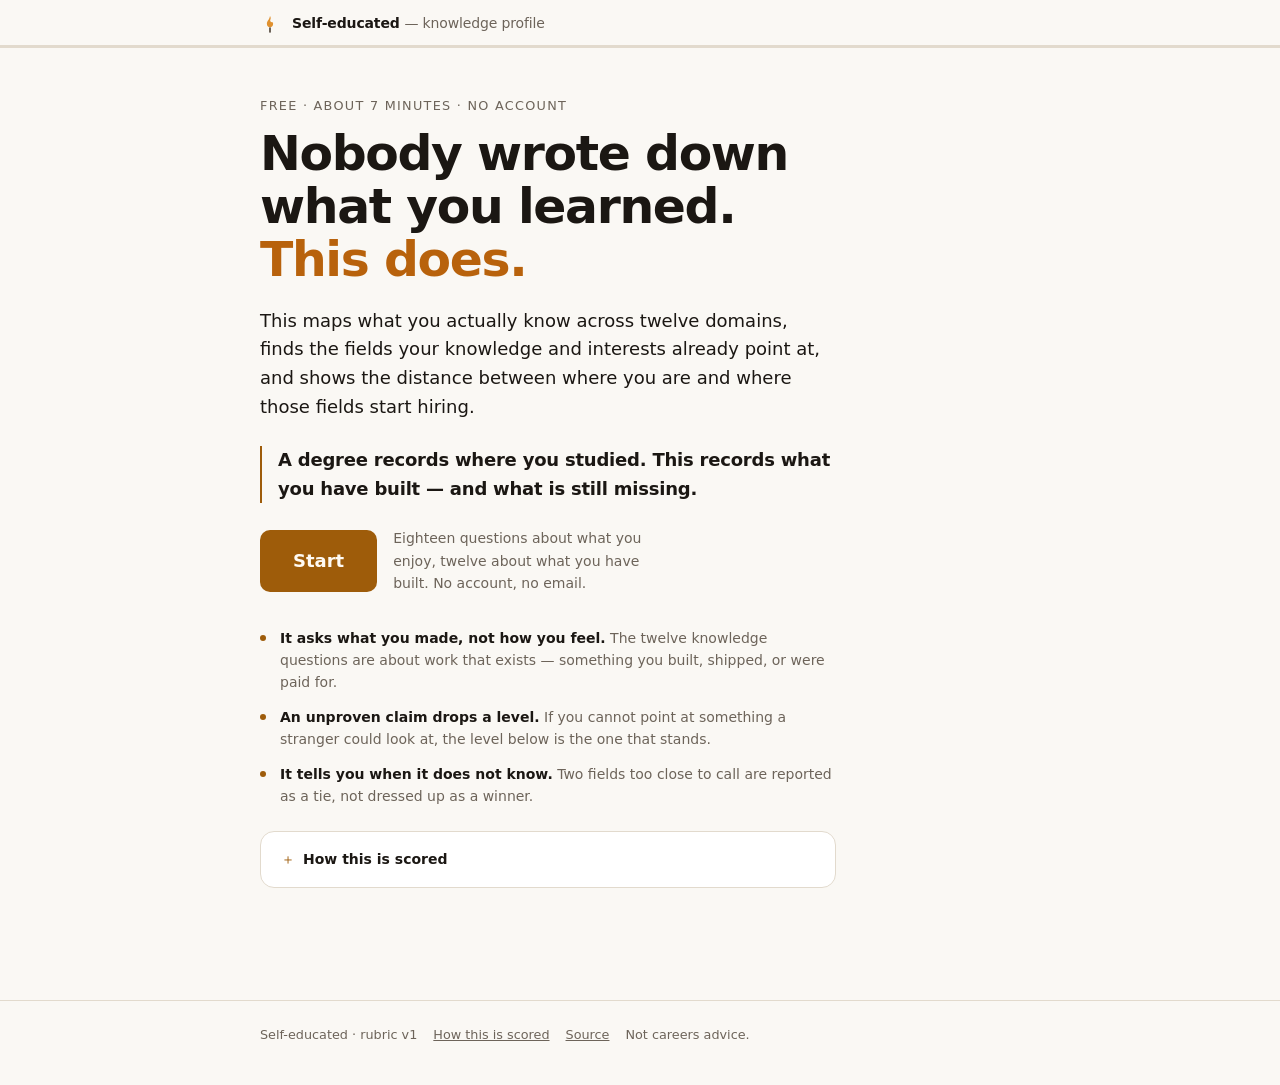
<file: index.html>
<!doctype html>
<html lang="en">
<head>
  <meta charset="utf-8">
  <meta name="viewport" content="width=device-width, initial-scale=1">
  <title>Self-educated — map what you actually know</title>
  <meta name="description" content="A free assessment for people who learned outside university. A degree records where you studied; this records what you have built, across twelve domains, and what is still missing.">
  <meta name="color-scheme" content="dark light">
  <meta property="og:title" content="Self-educated — map what you actually know">
  <meta property="og:description" content="A degree records where you studied. This records what you have built — and what is still missing. Free, seven minutes, no account.">
  <meta property="og:type" content="website">
  <link rel="icon" href="data:image/svg+xml,<svg xmlns='http://www.w3.org/2000/svg' viewBox='0 0 32 32'><text y='26' font-size='26'>🔥</text></svg>">
  <link rel="stylesheet" href="assets/styles.css?v=16">
</head>
<body>
  <a class="skip" href="#app">Skip to the assessment</a>

  <header class="topbar">
    <svg class="mark" viewBox="0 0 32 32" aria-hidden="true">
      <path d="M16 3c3 5-1 6 1 9 1.4 2.1 4-.2 4 3.4C21 19 19 21 16 21s-5-2.4-5-5.6C11 11 15 9 16 3z" fill="#e0912f"/>
      <rect x="14.4" y="21" width="3.2" height="9" rx="1.2" fill="#6d645a"/>
    </svg>
    <span class="wordmark">Self-educated <span>— knowledge profile</span></span>
    <span id="progress-count"></span>
    <div class="progress"><div id="progress-bar"></div></div>
  </header>
  <main id="app"></main>
  <p id="live" class="sr-only" role="status" aria-live="polite"></p>

  <footer class="site">
    <div class="inner">
      <span>Self-educated · rubric v1</span>
      <a href="method.html">How this is scored</a>
      <a href="https://github.com/yesitslukas/self-educated">Source</a>
      <span>Not careers advice.</span>
    </div>
  </footer>

  <!-- Cache-busting for a site with no build step. GitHub Pages serves assets
       with a ten-minute cache, so without this a redeploy can leave a visitor
       running a mixed graph of old and new modules. Relative specifiers inside
       the modules resolve to these same URLs, so one version covers the whole
       graph. BUMP THIS whenever a module changes. -->
  <script type="importmap">
  {
    "imports": {
      "./assets/app.js": "./assets/app.js?v=16",
      "./assets/views.js": "./assets/views.js?v=16",
      "./assets/data.js": "./assets/data.js?v=16",
      "./assets/scoring.js": "./assets/scoring.js?v=16",
      "./assets/radar.js": "./assets/radar.js?v=16",
      "./assets/capture.js": "./assets/capture.js?v=16",
      "./assets/export-png.js": "./assets/export-png.js?v=16"
    }
  }
  </script>
  <script type="module" src="./assets/app.js?v=16"></script>
</body>
</html>
</file>
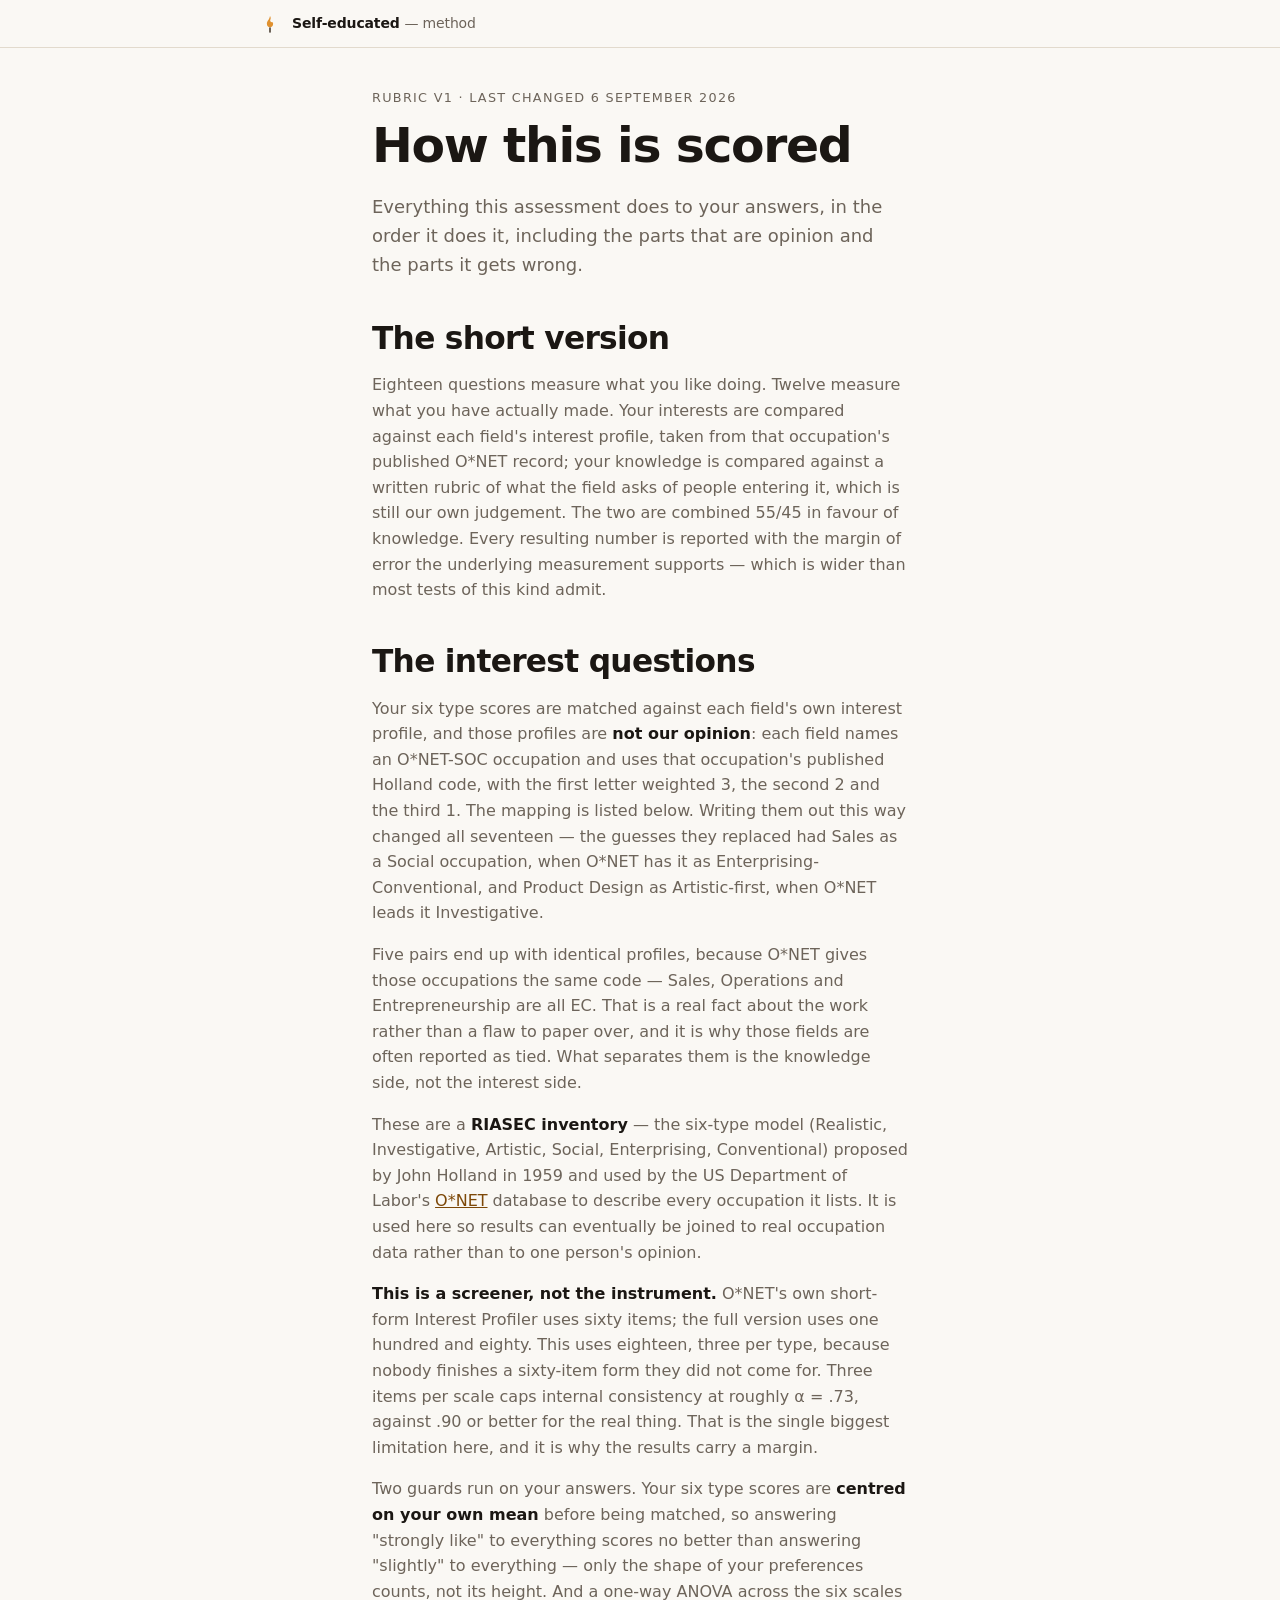
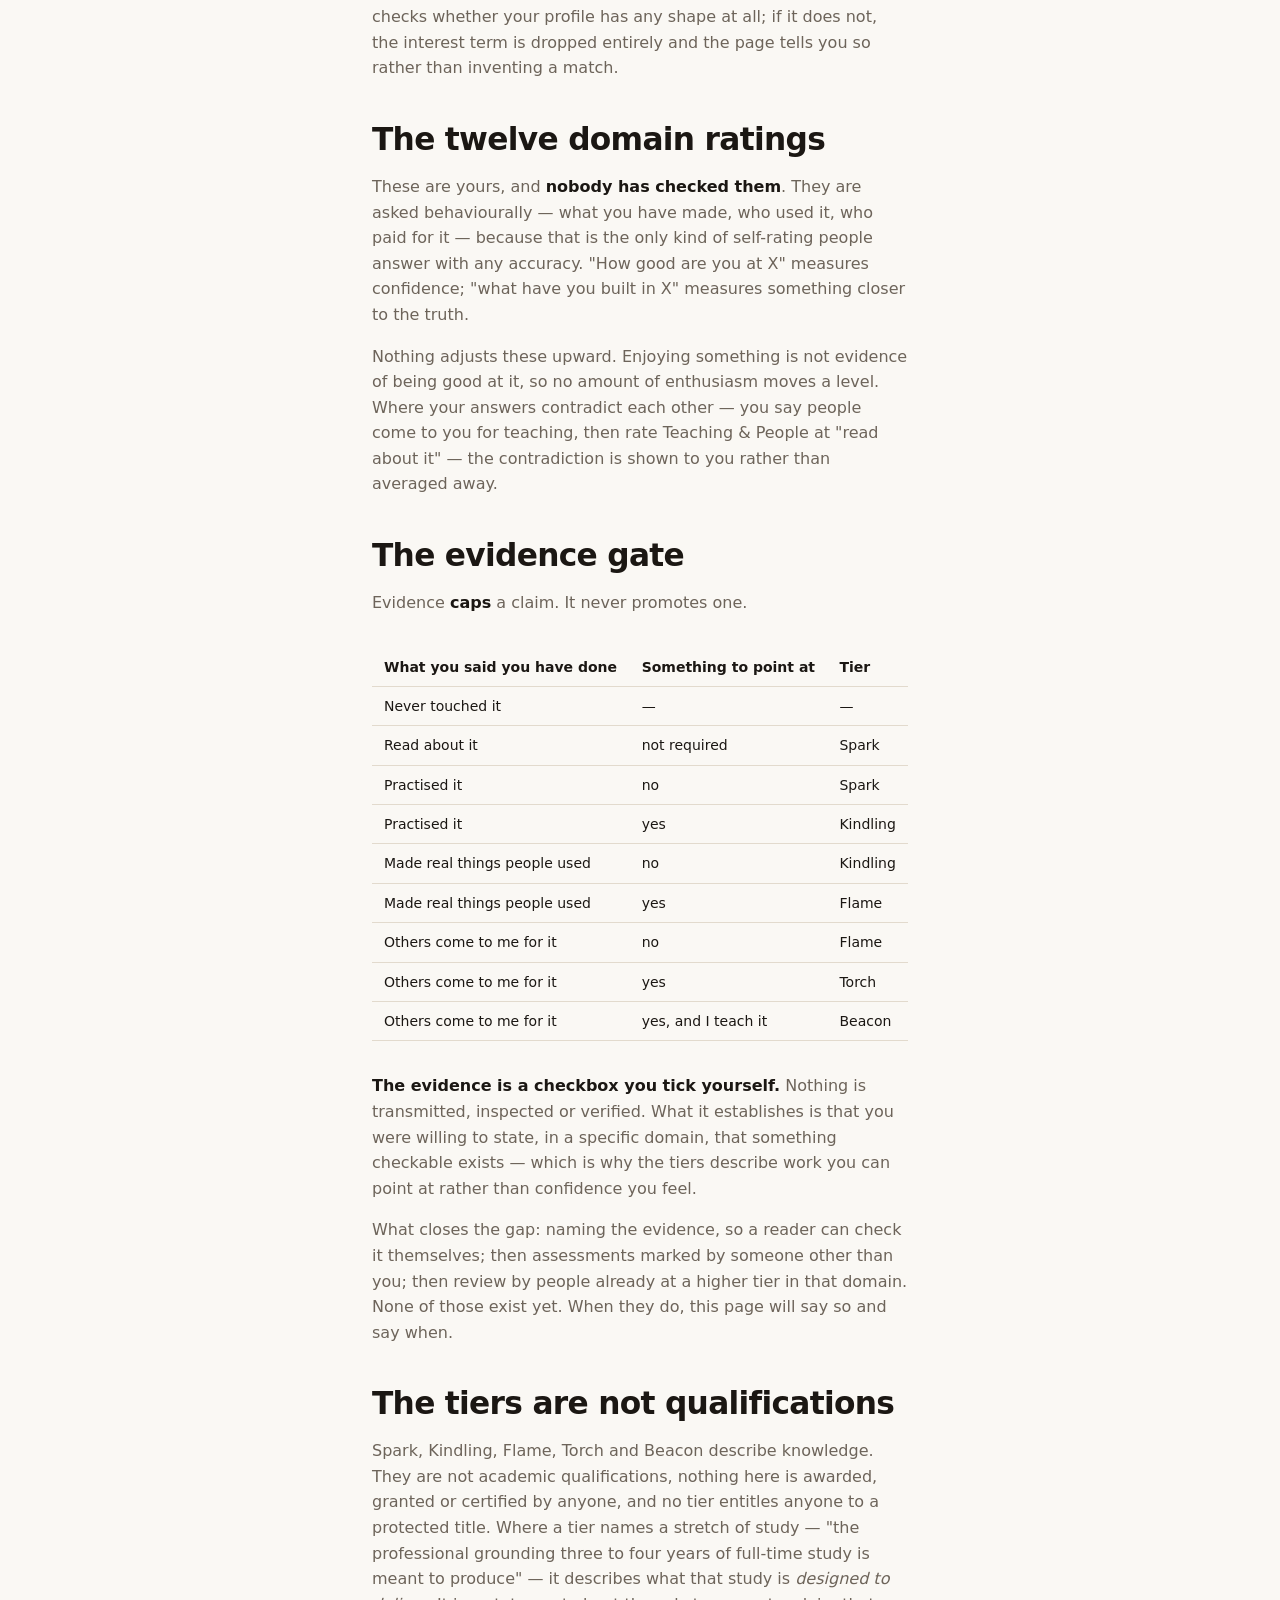
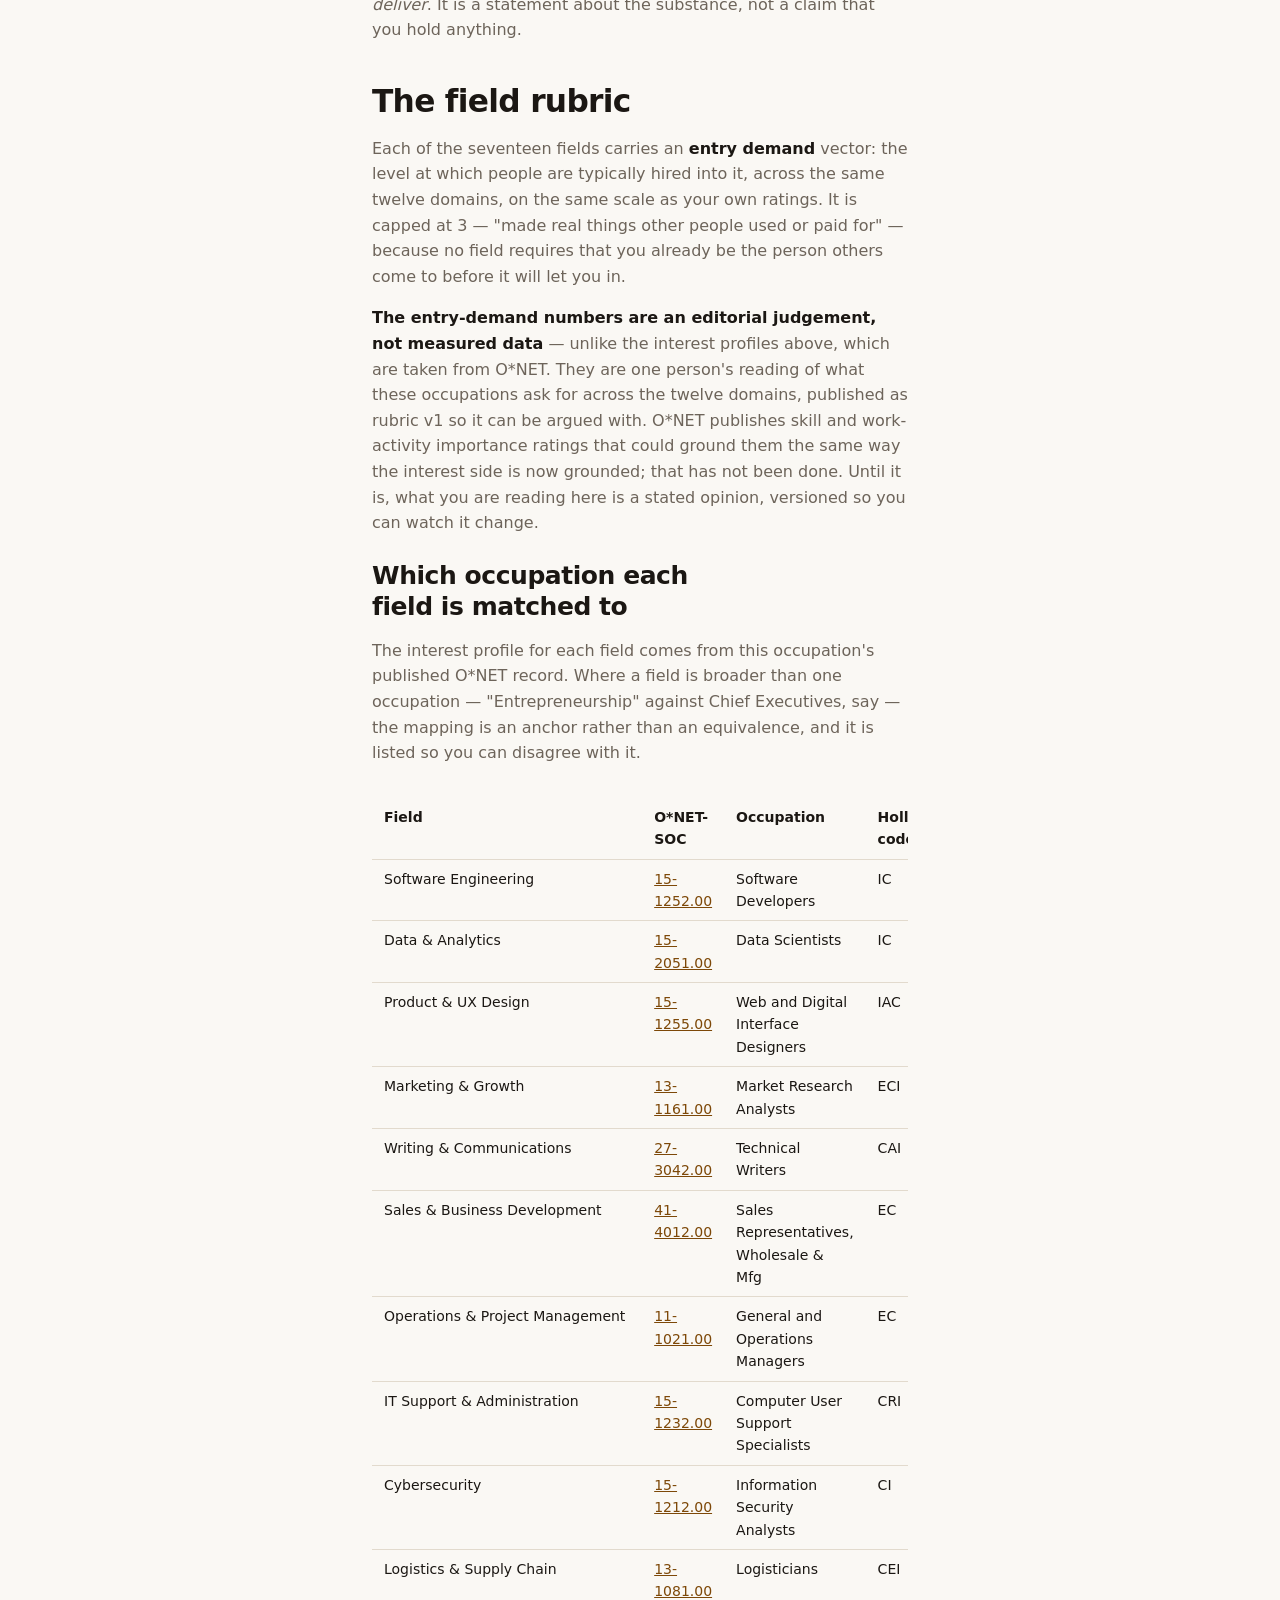
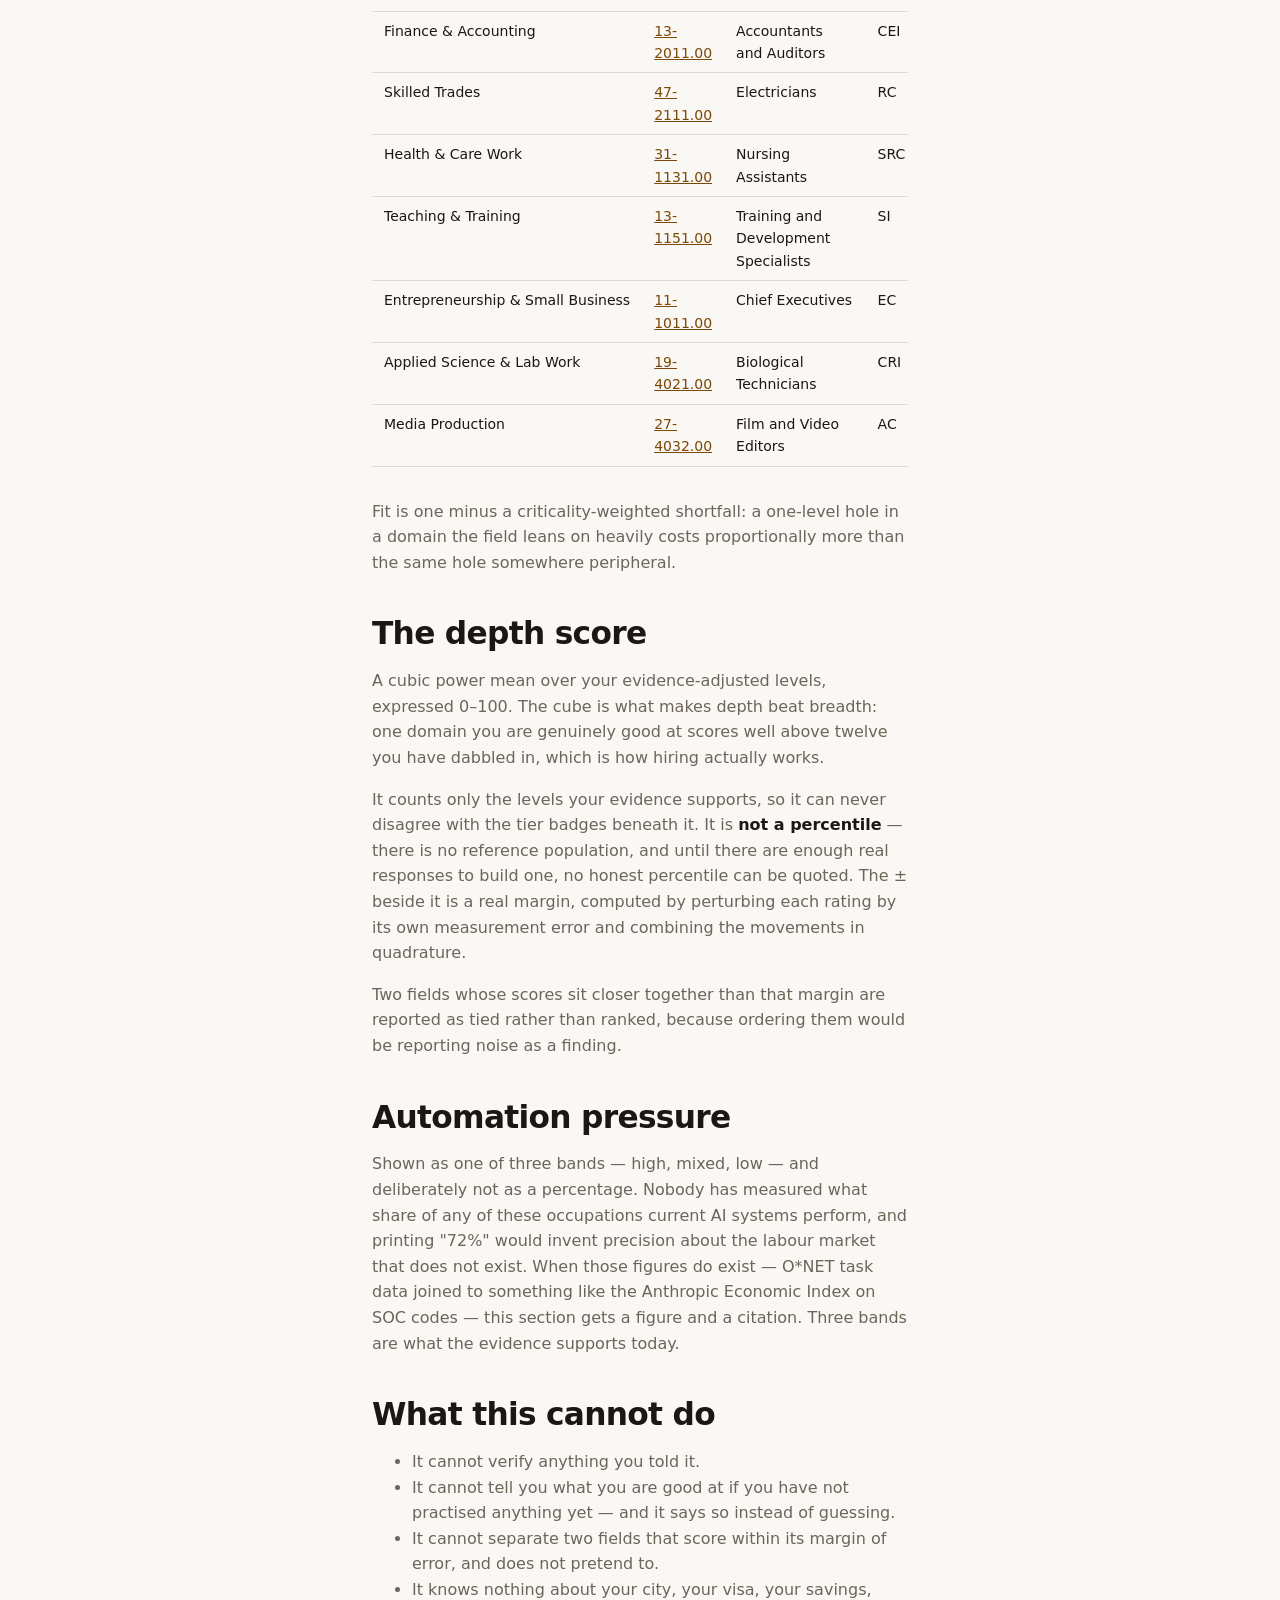
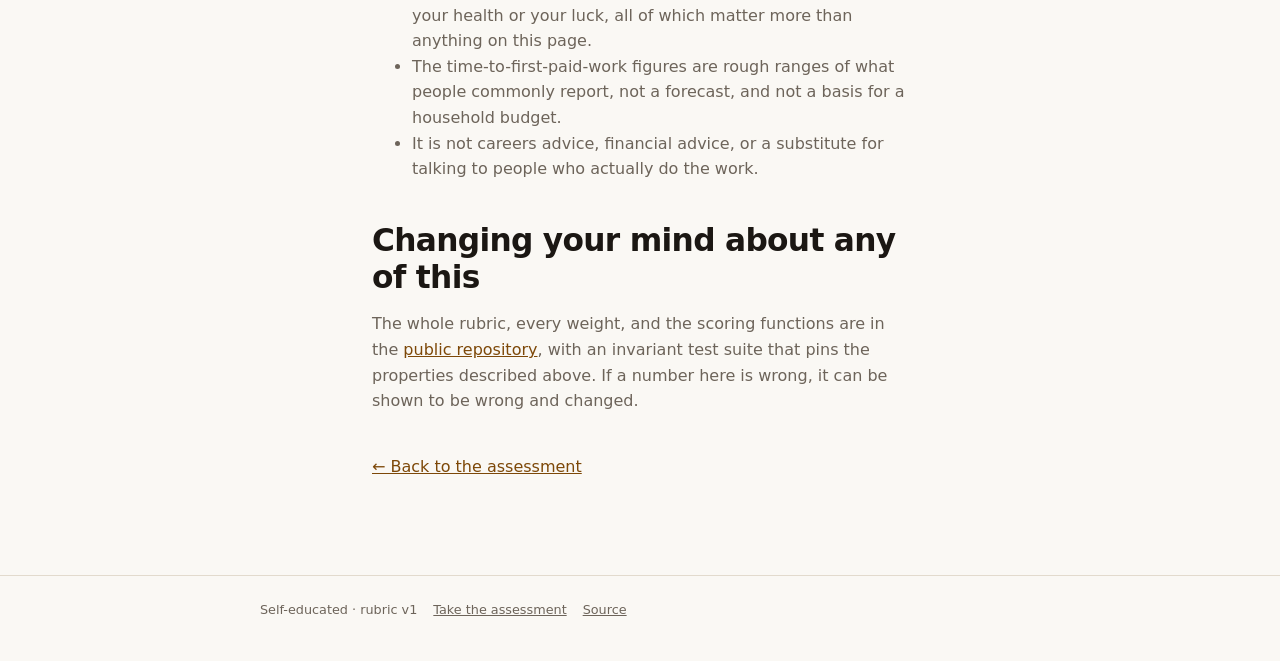
<file: method.html>
<!doctype html>
<html lang="en">
<head>
  <meta charset="utf-8">
  <meta name="viewport" content="width=device-width, initial-scale=1">
  <title>How this is scored — Self-educated</title>
  <meta name="description" content="The full method behind the Self-educated knowledge profile: the instrument, the rubric, the weights, the tier table, and what it cannot do.">
  <meta name="color-scheme" content="dark light">
  <link rel="icon" href="data:image/svg+xml,<svg xmlns='http://www.w3.org/2000/svg' viewBox='0 0 32 32'><text y='26' font-size='26'>🔥</text></svg>">
  <link rel="stylesheet" href="assets/styles.css?v=16">
</head>
<body>
  <header class="topbar">
    <svg class="mark" viewBox="0 0 32 32" aria-hidden="true">
      <path d="M16 3c3 5-1 6 1 9 1.4 2.1 4-.2 4 3.4C21 19 19 21 16 21s-5-2.4-5-5.6C11 11 15 9 16 3z" fill="#e0912f"/>
      <rect x="14.4" y="21" width="3.2" height="9" rx="1.2" fill="#6d645a"/>
    </svg>
    <span class="wordmark">Self-educated <span>— method</span></span>
  </header>

  <main class="doc">
    <p class="eyebrow">Rubric v1 · last changed 6 September 2026</p>
    <h1>How this is scored</h1>
    <p class="lede">Everything this assessment does to your answers, in the order it does it,
    including the parts that are opinion and the parts it gets wrong.</p>

    <h2>The short version</h2>
    <p>Eighteen questions measure what you like doing. Twelve measure what you have actually made.
    Your interests are compared against each field's interest profile, taken from that occupation's
    published O*NET record; your knowledge is compared against a written rubric of what the field asks
    of people entering it, which is still our own judgement. The two are combined 55/45 in favour of
    knowledge. Every resulting number is reported with
    the margin of error the underlying measurement supports — which is wider than most tests of this
    kind admit.</p>

    <h2>The interest questions</h2>
    <p>Your six type scores are matched against each field's own interest profile, and those
    profiles are <b>not our opinion</b>: each field names an O*NET-SOC occupation and uses that
    occupation's published Holland code, with the first letter weighted 3, the second 2 and the third
    1. The mapping is listed below. Writing them out this way changed all seventeen — the guesses they
    replaced had Sales as a Social occupation, when O*NET has it as Enterprising-Conventional, and
    Product Design as Artistic-first, when O*NET leads it Investigative.</p>

    <p>Five pairs end up with identical profiles, because O*NET gives those occupations the same code
    — Sales, Operations and Entrepreneurship are all EC. That is a real fact about the work rather
    than a flaw to paper over, and it is why those fields are often reported as tied. What separates
    them is the knowledge side, not the interest side.</p>

    <p>These are a <b>RIASEC inventory</b> — the six-type model (Realistic, Investigative, Artistic,
    Social, Enterprising, Conventional) proposed by John Holland in 1959 and used by the US
    Department of Labor's <a href="https://www.onetcenter.org/">O*NET</a> database to describe every
    occupation it lists. It is used here so results can eventually be joined to real occupation data
    rather than to one person's opinion.</p>
    <p><b>This is a screener, not the instrument.</b> O*NET's own short-form Interest Profiler uses
    sixty items; the full version uses one hundred and eighty. This uses eighteen, three per type,
    because nobody finishes a sixty-item form they did not come for. Three items per scale caps
    internal consistency at roughly α = .73, against .90 or better for the real thing. That is the
    single biggest limitation here, and it is why the results carry a margin.</p>
    <p>Two guards run on your answers. Your six type scores are <b>centred on your own mean</b>
    before being matched, so answering "strongly like" to everything scores no better than answering
    "slightly" to everything — only the shape of your preferences counts, not its height. And a
    one-way ANOVA across the six scales checks whether your profile has any shape at all; if it does
    not, the interest term is dropped entirely and the page tells you so rather than inventing a
    match.</p>

    <h2>The twelve domain ratings</h2>
    <p>These are yours, and <b>nobody has checked them</b>. They are asked behaviourally — what you
    have made, who used it, who paid for it — because that is the only kind of self-rating people
    answer with any accuracy. "How good are you at X" measures confidence; "what have you built in
    X" measures something closer to the truth.</p>
    <p>Nothing adjusts these upward. Enjoying something is not evidence of being good at it, so no
    amount of enthusiasm moves a level. Where your answers contradict each other — you say people come
    to you for teaching, then rate Teaching &amp; People at "read about it" — the contradiction is
    shown to you rather than averaged away.</p>

    <h2>The evidence gate</h2>
    <p>Evidence <b>caps</b> a claim. It never promotes one.</p>
    <div class="scroll-x">
    <table>
      <thead><tr><th>What you said you have done</th><th>Something to point at</th><th>Tier</th></tr></thead>
      <tbody>
        <tr><td>Never touched it</td><td>—</td><td>—</td></tr>
        <tr><td>Read about it</td><td>not required</td><td>Spark</td></tr>
        <tr><td>Practised it</td><td>no</td><td>Spark</td></tr>
        <tr><td>Practised it</td><td>yes</td><td>Kindling</td></tr>
        <tr><td>Made real things people used</td><td>no</td><td>Kindling</td></tr>
        <tr><td>Made real things people used</td><td>yes</td><td>Flame</td></tr>
        <tr><td>Others come to me for it</td><td>no</td><td>Flame</td></tr>
        <tr><td>Others come to me for it</td><td>yes</td><td>Torch</td></tr>
        <tr><td>Others come to me for it</td><td>yes, and I teach it</td><td>Beacon</td></tr>
      </tbody>
    </table>
    </div>
    <p><b>The evidence is a checkbox you tick yourself.</b> Nothing is transmitted, inspected or
    verified. What it establishes is that you were willing to state, in a specific domain, that
    something checkable exists — which is why the tiers describe work you can point at rather than
    confidence you feel.</p>
    <p>What closes the gap: naming the evidence, so a reader can check it themselves; then assessments
    marked by someone other than you; then review by people already at a higher tier in that domain.
    None of those exist yet. When they do, this page will say so and say when.</p>

    <h2>The tiers are not qualifications</h2>
    <p>Spark, Kindling, Flame, Torch and Beacon describe knowledge. They are not academic
    qualifications, nothing here is awarded, granted or certified by anyone, and no tier entitles
    anyone to a protected title. Where a tier names a stretch of study — "the professional grounding three to
    four years of full-time study is meant to produce" — it describes what that study is <i>designed to
    deliver</i>. It is a statement about the substance, not a claim that you hold anything.</p>

    <h2>The field rubric</h2>
    <p>Each of the seventeen fields carries an <b>entry demand</b> vector: the level at which people
    are typically hired into it, across the same twelve domains, on the same scale as your own
    ratings. It is capped at 3 — "made real things other people used or paid for" — because no field
    requires that you already be the person others come to before it will let you in.</p>
    <p><b>The entry-demand numbers are an editorial judgement, not measured data</b> — unlike the
    interest profiles above, which are taken from O*NET. They are one person's reading of what these
    occupations ask for across the twelve domains, published as rubric v1 so it can be argued with.
    O*NET publishes skill and work-activity importance ratings that could ground them the same way the
    interest side is now grounded; that has not been done. Until it is, what you are reading here is a
    stated opinion, versioned so you can watch it change.</p>

    <h3>Which occupation each field is matched to</h3>
    <p>The interest profile for each field comes from this occupation's published O*NET record. Where
    a field is broader than one occupation — "Entrepreneurship" against Chief Executives, say — the
    mapping is an anchor rather than an equivalence, and it is listed so you can disagree with it.</p>
    <div class="scroll-x"><table id="soc-table">
      <thead><tr><th>Field</th><th>O*NET-SOC</th><th>Occupation</th><th>Holland code</th></tr></thead>
      <tbody id="soc-rows"></tbody>
    </table></div>
    <script type="module">
      import { FIELDS } from './assets/data.js?v=16'
      const names = {
        'software': 'Software Developers', 'data': 'Data Scientists',
        'design': 'Web and Digital Interface Designers', 'marketing': 'Market Research Analysts',
        'content': 'Technical Writers', 'sales': 'Sales Representatives, Wholesale & Mfg',
        'ops': 'General and Operations Managers', 'itsupport': 'Computer User Support Specialists',
        'security': 'Information Security Analysts', 'logistics': 'Logisticians',
        'finance': 'Accountants and Auditors', 'trades': 'Electricians',
        'health': 'Nursing Assistants', 'teaching': 'Training and Development Specialists',
        'venture': 'Chief Executives', 'applied': 'Biological Technicians',
        'media': 'Film and Video Editors',
      }
      document.getElementById('soc-rows').innerHTML = FIELDS.map(f => `
        <tr><td>${f.name}</td>
        <td><a href="https://www.onetonline.org/link/summary/${f.soc}">${f.soc}</a></td>
        <td>${names[f.key] ?? ''}</td><td>${f.hollandCode}</td></tr>`).join('')
    </script>
    <p>Fit is one minus a criticality-weighted shortfall: a one-level hole in a domain the field
    leans on heavily costs proportionally more than the same hole somewhere peripheral.</p>

    <h2>The depth score</h2>
    <p>A cubic power mean over your evidence-adjusted levels, expressed 0–100. The cube is what makes
    depth beat breadth: one domain you are genuinely good at scores well above twelve you have
    dabbled in, which is how hiring actually works.</p>
    <p>It counts only the levels your evidence supports, so it can never disagree with the tier
    badges beneath it. It is <b>not a percentile</b> — there is no reference population, and until
    there are enough real responses to build one, no honest percentile can be quoted. The ± beside it
    is a real margin, computed by perturbing each rating by its own measurement error and combining
    the movements in quadrature.</p>
    <p>Two fields whose scores sit closer together than that margin are reported as tied rather than
    ranked, because ordering them would be reporting noise as a finding.</p>

    <h2>Automation pressure</h2>
    <p>Shown as one of three bands — high, mixed, low — and deliberately not as a percentage. Nobody
    has measured what share of any of these occupations current AI systems perform, and printing
    "72%" would invent precision about the labour market that does not exist. When those figures do
    exist — O*NET task data joined to something like the Anthropic Economic Index on SOC codes — this
    section gets a figure and a citation. Three bands are what the evidence supports today.</p>

    <h2>What this cannot do</h2>
    <ul>
      <li>It cannot verify anything you told it.</li>
      <li>It cannot tell you what you are good at if you have not practised anything yet — and it
      says so instead of guessing.</li>
      <li>It cannot separate two fields that score within its margin of error, and does not pretend to.</li>
      <li>It knows nothing about your city, your visa, your savings, your health or your luck, all of
      which matter more than anything on this page.</li>
      <li>The time-to-first-paid-work figures are rough ranges of what people commonly report, not a forecast, and not a
      basis for a household budget.</li>
      <li>It is not careers advice, financial advice, or a substitute for talking to people who
      actually do the work.</li>
    </ul>

    <h2>Changing your mind about any of this</h2>
    <p>The whole rubric, every weight, and the scoring functions are in the
    <a href="https://github.com/yesitslukas/self-educated">public repository</a>, with an invariant
    test suite that pins the properties described above. If a number here is wrong, it can be shown
    to be wrong and changed.</p>

    <p style="margin-top:var(--s-10)"><a href="index.html">← Back to the assessment</a></p>
  </main>

  <footer class="site">
    <div class="inner">
      <span>Self-educated · rubric v1</span>
      <a href="index.html">Take the assessment</a>
      <a href="https://github.com/yesitslukas/self-educated">Source</a>
    </div>
  </footer>
</body>
</html>
</file>
<file: assets/styles.css>
/* ==================================================================
   Self-educated

   Design system, such as it is:

   TYPE     A 1.25 modular scale from a 16px base (--t-xs, --t-base,
            --t-lg, --t-xl, --t-2xl, --t-3xl, --t-4xl), plus two
            interpolated steps --t-sm (14) and --t-md (18) where the
            scale's own gaps are too wide for UI. Every font-size in
            this file is one of the nine. Nothing a person is asked to
            READ sits below --t-base; 14px and below is for UI chrome.
   SPACE    A 4px grid, --s-1 … --s-20. Every padding, margin and gap
            is one of them.
   COLOUR   Fourteen tokens per theme: eight structural, six semantic.
            Contrast of --muted, --accent and --display against --bg
            and --surface was measured against WCAG AA in both themes.
   MOTION   Only where it communicates state, and switched off entirely
            under prefers-reduced-motion.
   ================================================================== */

:root {
  /* Type — 1.25 (major third) from 16px */
  --t-xs:   0.8rem;     /* 12.8 */
  --t-sm:   0.875rem;   /* 14   */
  --t-base: 1rem;       /* 16   */
  --t-md:   1.125rem;   /* 18   */
  --t-lg:   1.25rem;    /* 20   */
  --t-xl:   1.5625rem;  /* 25   */
  --t-2xl:  1.953rem;   /* 31.25 */
  --t-3xl:  2.441rem;   /* 39   */
  --t-4xl:  3.052rem;   /* 48.8 */

  /* Space — 4px grid */
  --s-1: 4px;   --s-2: 8px;   --s-3: 12px;  --s-4: 16px;
  --s-5: 20px;  --s-6: 24px;  --s-8: 32px;  --s-10: 40px;
  --s-12: 48px; --s-16: 64px; --s-20: 80px;

  --radius:    10px;
  --radius-lg: 14px;
  --measure:   36rem;  /* ~72 characters at 16px, one right edge at every size */
  --maxw:      760px;

  --font: -apple-system, BlinkMacSystemFont, 'Segoe UI', Inter, Roboto, system-ui, sans-serif;

  /* Colour — dark is the default */
  --bg:        #0d0c0b;
  --surface:   #16130f;
  --surface-2: #1e1a15;
  --line:      #2e2822;
  --line-2:    #3d352c;
  --text:      #f2ece3;
  --muted:     #9a9088;  /* 6.3:1 on --bg, 6.0:1 on --surface — measured */
  --accent:    #e0912f;  /* 7.7:1 on --bg */
  --accent-2:  #f5b955;
  --display:   #f5b955;  /* stays warm in BOTH themes, unlike --accent-2 */
  --you-fill:  0.22;
  --tier-kindling: #d0913f;
  --tier-torch:    #ef8f4a;
  --tier-beacon:   #e8c65f;
  --on-accent: #150f07;
  --demand:    #7aa8e6;
  --ok:        #6cc088;
  --warn:      #e0a53f;
  --danger:    #e08363;
}

@media (prefers-color-scheme: light) {
  :root {
    --bg:        #faf8f4;
    --surface:   #ffffff;
    --surface-2: #f1ece3;
    --line:      #e2dacd;
    --line-2:    #cfc4b3;
    --text:      #1b1713;
    --muted:     #6d645a;  /* 5.4:1 on --bg */
    --accent:    #9e5c0a;  /* 5.0:1 on --bg — measured, AA for text */
    --accent-2:  #7d4808;
    --display:   #b8620c;  /* 4.1:1 on --bg and on --text */
    --you-fill:  0.34;     /* the same 22% reads as paper on a cream ground */
    --tier-kindling: #8a5a12;
    --tier-torch:    #a4451a;
    --tier-beacon:   #7a5a05;
    --on-accent: #fffaf3;
    --demand:    #2f62ab;
    --ok:        #256b3c;
    --warn:      #8a5c07;
    --danger:    #a4402a;
  }
}

*, *::before, *::after { box-sizing: border-box; }

html { -webkit-text-size-adjust: 100%; }

body {
  margin: 0;
  background: var(--bg);
  color: var(--text);
  font: var(--t-base)/1.6 var(--font);
  -webkit-font-smoothing: antialiased;
  text-rendering: optimizeLegibility;
}

/* A visible, high-contrast focus ring everywhere. The assessment is 40-odd
   controls; anyone driving it by keyboard needs to see where they are. */
:focus-visible {
  outline: 2px solid var(--accent-2);
  outline-offset: 2px;
  border-radius: 4px;
}
:focus:not(:focus-visible) { outline: none; }

.sr-only {
  position: absolute; width: 1px; height: 1px; padding: 0; margin: -1px;
  overflow: hidden; clip: rect(0 0 0 0); white-space: nowrap; border: 0;
}

.skip {
  position: fixed; left: var(--s-2); top: var(--s-2); z-index: 40;
  padding: var(--s-3) var(--s-4); border-radius: var(--radius);
  background: var(--accent); color: var(--on-accent); font-weight: 600;
  text-decoration: none; font-size: var(--t-sm);
  transform: translateY(-200%); transition: transform .15s ease;
}
.skip:focus { transform: translateY(0); }

/* ---------------------------------------------------------------- */
/* Chrome                                                            */
/* ---------------------------------------------------------------- */

.topbar {
  position: sticky; top: 0; z-index: 20;
  display: flex; align-items: center; gap: var(--s-3);
  padding: 0 max(var(--s-5), calc((100% - var(--maxw)) / 2));
  min-height: 48px;
  background: color-mix(in srgb, var(--bg) 90%, transparent);
  backdrop-filter: blur(12px);
  border-bottom: 1px solid var(--line);
}
.mark { width: 20px; height: 20px; flex: none; }
.wordmark { font-weight: 600; letter-spacing: -0.01em; font-size: var(--t-sm); }
.wordmark span { color: var(--muted); font-weight: 400; }
#progress-count {
  margin-left: auto; font-size: var(--t-xs); color: var(--muted);
  font-variant-numeric: tabular-nums; letter-spacing: .02em;
}

/* Sticky, directly under the topbar — a progress bar that scrolls out of
   view at step two is not a progress bar. */
/* Inside the header, so it cannot be offset by a guess at the header's
   height — which broke the moment the wordmark wrapped on a narrow phone. */
.progress {
  position: absolute; left: 0; right: 0; bottom: -1px;
  height: 3px; background: var(--line);
}
#progress-bar {
  height: 100%; width: 0;
  background: linear-gradient(90deg, var(--accent), var(--accent-2));
  transition: width .35s cubic-bezier(.4, 0, .2, 1);
}

main { padding: 0 var(--s-5) var(--s-20); }
.screen { max-width: var(--maxw); margin: 0 auto; padding-top: var(--s-12); }
.screen.wide { max-width: 900px; }

footer.site {
  border-top: 1px solid var(--line);
  padding: var(--s-6) var(--s-5) var(--s-10);
  color: var(--muted); font-size: var(--t-xs);
}
footer.site .inner { max-width: var(--maxw); margin: 0 auto; display: flex; gap: var(--s-4); flex-wrap: wrap; }
footer.site a { color: var(--muted); }

/* ---------------------------------------------------------------- */
/* Type                                                              */
/* ---------------------------------------------------------------- */

h1 {
  font-size: clamp(var(--t-2xl), 5.5vw, var(--t-4xl));
  line-height: 1.08; letter-spacing: -0.028em; font-weight: 650;
  margin: var(--s-3) 0 var(--s-5); max-width: 18ch;
}
h2 {
  font-size: clamp(var(--t-lg), 3.6vw, var(--t-2xl));
  line-height: 1.18; letter-spacing: -0.022em; font-weight: 640;
  margin: 0 0 var(--s-3); max-width: 26ch;
}
h3 {
  font-size: clamp(var(--t-md), 2.6vw, var(--t-xl));
  line-height: 1.24; letter-spacing: -0.018em; font-weight: 640;
  margin: 0 0 var(--s-4); max-width: 24ch; text-wrap: balance;
}
h4 { font-size: var(--t-lg); line-height: 1.28; letter-spacing: -0.014em; margin: 0; font-weight: 640; }
h1:focus, h2:focus { outline: none; }

.glow { color: var(--display); }
.eyebrow {
  font-size: var(--t-xs); letter-spacing: .1em; text-transform: uppercase;
  color: var(--muted); margin: 0 0 var(--s-2); font-weight: 500;
}
.lede { font-size: var(--t-md); max-width: var(--measure); margin: 0 0 var(--s-5); }
.sub { color: var(--muted); max-width: var(--measure); margin: 0 0 var(--s-5); font-size: var(--t-sm); }
.read { max-width: var(--measure); margin: 0 0 var(--s-3); }
.caption { color: var(--muted); font-size: var(--t-base); max-width: var(--measure); margin: 0 0 var(--s-6); }

/* Reading sizes. 14px is a UI size; prose is set at the base step.
   This was the single largest thing making the page look like a form
   rather than a document. */
.sub, .field-blurb, .flame-def, .disclaimer, .cause-note, .warn-note, .risk,
.q-text, .gap-name, .tier-dom, .tier-meaning, .fit-parts li, .meta,
.row-opt, .pick, .lvl-name, .promise li, .method summary, .method-body p {
  font-size: var(--t-base);
}
/* Genuinely secondary metadata stays a step down. */
.eyebrow, .counter, .privacy, .capture-note, .export-note,
.tier-meaning i, .gap-num, .ev-flag, .chip, .scale-btn, .lvl-btn,
.rank, .wordmark, #progress-count, footer.site {
  font-size: var(--t-sm);
}
.eyebrow, .gap-num, .ev-flag, #progress-count, footer.site { font-size: var(--t-xs); }
.lede, .read, .sub, .caption, .field-blurb, .flame-def { text-wrap: pretty; }

.claim {
  font-size: var(--t-md); font-weight: 560; letter-spacing: -0.012em;
  margin: var(--s-6) 0 0; padding-left: var(--s-4);
  border-left: 2px solid var(--accent); max-width: 46ch;
}

.start-row {
  display: flex; align-items: center; gap: var(--s-4);
  flex-wrap: wrap; margin: var(--s-6) 0 var(--s-8);
}
.start-note { color: var(--muted); font-size: var(--t-sm); max-width: 30ch; }

.promise { list-style: none; padding: 0; margin: var(--s-6) 0; display: grid; gap: var(--s-3); }
.promise li { padding-left: var(--s-5); position: relative; color: var(--muted); max-width: var(--measure); font-size: var(--t-sm); }
.promise li::before {
  content: ''; position: absolute; left: 0; top: .62em;
  width: 6px; height: 6px; border-radius: 50%; background: var(--accent);
}
.promise b { color: var(--text); font-weight: 600; }

/* The method disclosure. A product selling legibility cannot itself be
   illegible, so this sits on the first screen rather than in a footer. */
.method {
  border: 1px solid var(--line); border-radius: var(--radius-lg);
  background: var(--surface); margin: 0 0 var(--s-8); max-width: var(--measure);
}
.method summary {
  cursor: pointer; padding: var(--s-4) var(--s-5);
  font-weight: 560; font-size: var(--t-sm); list-style: none;
  display: flex; align-items: center; gap: var(--s-2);
}
.method summary::-webkit-details-marker { display: none; }
.method summary::marker { content: ''; }
.method summary::before { content: '＋'; color: var(--accent); font-size: var(--t-sm); }
.method[open] summary::before { content: '−'; }
.method-body { padding: 0 var(--s-5) var(--s-4); }
.method-body p { color: var(--muted); font-size: var(--t-sm); margin: 0 0 var(--s-3); }
.method-body b { color: var(--text); }
.method-body a { color: var(--accent-2); }

/* ---------------------------------------------------------------- */
/* Controls                                                          */
/* ---------------------------------------------------------------- */

.btn {
  font: inherit; font-weight: 560; cursor: pointer;
  border-radius: var(--radius); border: 1px solid transparent;
  padding: var(--s-3) var(--s-5); min-height: 44px;
  transition: background .16s ease, color .16s ease, border-color .16s ease;
}
.btn-primary { background: var(--accent); color: var(--on-accent); }
.btn-primary:hover:not(:disabled) { background: var(--accent-2); }
.btn-primary:disabled,
.btn-primary[aria-disabled="true"] { opacity: .35; cursor: not-allowed; }
.btn-ghost { background: transparent; color: var(--muted); border-color: var(--line-2); }
.btn-ghost:hover { color: var(--text); border-color: var(--muted); }
.btn-lg { padding: var(--s-4) var(--s-8); font-size: var(--t-md); }

/* Sticky, because Continue otherwise sits up to 1,120px below the last
   answer: on the levels screen the button was at y=1,928 of a 2,166px page.
   The results screen is chromeless, so it grows no bar. */
.nav {
  position: sticky; bottom: 0; z-index: 15;
  max-width: var(--maxw); margin: var(--s-8) auto 0;
  display: flex; justify-content: space-between; gap: var(--s-3);
  padding: var(--s-3) 0 calc(var(--s-3) + env(safe-area-inset-bottom));
  background: linear-gradient(to top, var(--bg) 62%, transparent);
}

.grid-pick { display: grid; grid-template-columns: repeat(auto-fill, minmax(230px, 1fr)); gap: var(--s-2); }
.pick {
  font: inherit; font-size: var(--t-sm); text-align: left; cursor: pointer;
  padding: var(--s-4); min-height: 60px; border-radius: var(--radius-lg);
  background: var(--surface); color: var(--text);
  border: 1px solid var(--line); transition: border-color .14s ease, background .14s ease;
}
.pick:hover:not(:disabled) { border-color: var(--line-2); }
.pick.is-on { border-color: var(--accent); background: color-mix(in srgb, var(--accent) 12%, var(--surface)); }
.pick:disabled { opacity: .4; cursor: not-allowed; }
.counter { color: var(--muted); font-size: var(--t-sm); margin-top: var(--s-4); font-variant-numeric: tabular-nums; }

.stack { display: grid; gap: var(--s-2); }
.row-opt {
  font: inherit; font-size: var(--t-sm); text-align: left; cursor: pointer; width: 100%;
  display: flex; justify-content: space-between; align-items: center; gap: var(--s-4);
  padding: var(--s-4) var(--s-5); min-height: 56px; border-radius: var(--radius-lg);
  background: var(--surface); color: var(--text);
  border: 1px solid var(--line); transition: border-color .14s ease, background .14s ease;
}
.row-opt:hover { border-color: var(--line-2); }
.row-opt.is-on { border-color: var(--accent); background: color-mix(in srgb, var(--accent) 12%, var(--surface)); }

.ev-row { display: grid; gap: var(--s-2); }
.ev-flag { font-size: var(--t-xs); color: var(--muted); white-space: nowrap; }
.row-opt.is-on .ev-flag { color: var(--accent-2); }
.chip {
  justify-self: start; font: inherit; font-size: var(--t-xs); cursor: pointer;
  padding: var(--s-2) var(--s-4); min-height: 44px; border-radius: 999px; margin-left: var(--s-4);
  background: transparent; color: var(--muted); border: 1px dashed var(--line-2);
}
.chip.is-on { border-style: solid; border-color: var(--accent); color: var(--accent-2); }

.stack-q { display: grid; gap: var(--s-2); }
.q { padding: var(--s-4) var(--s-5); border-radius: var(--radius-lg); background: var(--surface); border: 1px solid var(--line); }
.q-text { margin: 0 0 var(--s-3); font-size: var(--t-sm); }
.scale { display: grid; grid-template-columns: repeat(4, 1fr); gap: var(--s-1); }

.scale-btn, .lvl-btn {
  font: inherit; font-size: var(--t-xs); cursor: pointer;
  padding: var(--s-3) var(--s-1); min-height: 44px; border-radius: var(--radius);
  background: var(--surface-2); color: var(--muted);
  border: 1px solid transparent; transition: background .12s ease, color .12s ease;
}
.scale-btn:hover, .lvl-btn:hover { color: var(--text); }
.scale-btn.is-on, .lvl-btn.is-on { background: var(--accent); color: var(--on-accent); font-weight: 600; }

.lvl-key {
  list-style: none; margin: 0 0 var(--s-4); padding: var(--s-4);
  border: 1px solid var(--line); border-radius: var(--radius-lg);
  background: var(--surface); display: grid; gap: var(--s-2);
  font-size: var(--t-sm); color: var(--muted); max-width: var(--measure);
}
.lvl-key b { color: var(--text); font-weight: 600; }

.levels { display: grid; gap: var(--s-2); }
.lvl {
  display: grid; grid-template-columns: 1fr minmax(320px, 400px); gap: var(--s-4); align-items: center;
  padding: var(--s-3) var(--s-5); border-radius: var(--radius-lg); background: var(--surface); border: 1px solid var(--line);
}
.lvl-name { font-weight: 520; }
.lvl[data-missing], .q[data-missing] { border-color: color-mix(in srgb, var(--warn) 55%, transparent); }
.lvl-scale { display: grid; grid-template-columns: repeat(5, 1fr); gap: var(--s-1); }

/* ---------------------------------------------------------------- */
/* Results                                                           */
/* ---------------------------------------------------------------- */

.results { padding-top: var(--s-10); }

.headline { display: flex; gap: var(--s-6); align-items: flex-start; margin: var(--s-4) 0 var(--s-8); flex-wrap: wrap; }
.flame {
  display: grid; place-items: center; flex: none;
  width: 108px; height: 108px; border-radius: 50%;
  background: radial-gradient(circle at 50% 58%, color-mix(in srgb, var(--accent) 30%, transparent), transparent 70%);
  border: 1px solid var(--line-2);
}
.flame-num {
  font-size: var(--t-3xl); font-weight: 680; letter-spacing: -0.035em; line-height: 1;
  color: var(--display); font-variant-numeric: tabular-nums;
}
.flame-lbl { font-size: var(--t-xs); color: var(--muted); margin-top: var(--s-1); font-variant-numeric: tabular-nums; }
.headline-txt { flex: 1 1 300px; }
.headline-lead { font-size: var(--t-lg); margin: 0 0 var(--s-3); line-height: 1.35; letter-spacing: -0.012em; }
.flame-def { font-size: var(--t-sm); color: var(--muted); margin: 0; max-width: var(--measure); }
.flame-def b { color: var(--text); }

.chart-wrap { margin: 0 0 var(--s-6); }
.radar { width: 100%; height: auto; display: block; max-width: 640px; margin: 0 auto; }

.block { padding: var(--s-8) 0 0; margin-top: var(--s-8); border-top: 1px solid var(--line); }
.tag { display: inline-block; padding: 2px var(--s-3); border-radius: 999px; background: var(--surface-2); font-size: var(--t-xs); }

.warn-note, .risk {
  font-size: var(--t-sm); color: var(--warn);
  padding: var(--s-3) var(--s-4); border-radius: var(--radius); margin: 0 0 var(--s-4);
  background: color-mix(in srgb, var(--warn) 10%, transparent);
  border: 1px solid color-mix(in srgb, var(--warn) 32%, transparent);
  max-width: var(--measure);
}
.warn-note b { color: var(--warn); }

.fields { display: grid; gap: var(--s-3); }
.field { padding: var(--s-5); border-radius: var(--radius-lg); background: var(--surface); border: 1px solid var(--line); }
.field.is-top { border-color: var(--accent); }
.field.is-tied { border-color: var(--demand); }
.field header { display: flex; justify-content: space-between; align-items: baseline; gap: var(--s-3); margin-bottom: var(--s-2); }
.field-blurb { color: var(--muted); margin: 0 0 var(--s-4); font-size: var(--t-sm); max-width: var(--measure); }
.rank { font-size: var(--t-sm); font-weight: 640; color: var(--accent-2); font-variant-numeric: tabular-nums; }

/* Three meters, not a percentage: the measurement does not support two
   significant figures, and a bar says "roughly this much" honestly. */
/* A grid with a hairline rule per row. Flex pushed each meter hard right
   with nothing tracking across a 606px gutter, three times per card. */
.fit-parts { list-style: none; padding: 0; margin: 0 0 var(--s-4); display: grid; gap: 0; }
.fit-parts li {
  display: grid; grid-template-columns: 1fr auto; align-items: center;
  gap: var(--s-4); padding: var(--s-2) 0;
  border-bottom: 1px solid color-mix(in srgb, var(--line) 65%, transparent);
}
.fit-parts li:last-child { border-bottom: 0; }
.fit-parts li span:first-child { color: var(--muted); }
.fit-parts .na { color: var(--warn); font-size: var(--t-sm); }
.meter { display: inline-flex; gap: var(--s-1); flex: none; }
.meter i {
  width: 22px; height: 8px; border-radius: 2px;
  background: color-mix(in srgb, var(--accent) 14%, transparent);
  box-shadow: inset 0 0 0 1px color-mix(in srgb, var(--accent) 55%, transparent);
}
.meter i.on { background: var(--accent); box-shadow: none; }

.meta { display: grid; gap: var(--s-2); margin: 0; font-size: var(--t-sm); }
.meta > div { display: flex; gap: var(--s-3); flex-wrap: wrap; }
.meta dt { color: var(--muted); min-width: 170px; margin: 0; flex: none; }
.meta dd { margin: 0; flex: 1 1 260px; }
/* A mark, not a shouted sentence. These bands are the least-evidenced
   figures on the card — method.html says so — and painting the whole string
   in --danger made them the loudest thing in the block. Baseline-anchored,
   because the sentence wraps to three lines on a phone. */
.ai-badge { font-weight: 400; color: var(--text); }
.ai-badge::before {
  content: ''; display: inline-block; vertical-align: baseline;
  width: 8px; height: 8px; border-radius: 50%;
  margin-right: var(--s-2); background: var(--muted);
}
.ai-high::before { background: var(--danger); }
.ai-mid::before  { background: var(--warn); }
.ai-low::before  { background: var(--ok); }
.cause-note { font-size: var(--t-sm); color: var(--muted); margin: var(--s-4) 0 0; max-width: var(--measure); }
.cause-note b { color: var(--text); }

.tiers { display: grid; gap: var(--s-2); margin-bottom: var(--s-4); }
.tier-row {
  display: grid; grid-template-columns: 180px 96px 1fr; gap: var(--s-4); align-items: center;
  padding: var(--s-3) var(--s-4); border-radius: var(--radius); background: var(--surface); border: 1px solid var(--line);
}
.tier-dom { font-weight: 520; font-size: var(--t-sm); }
.tier-meaning { font-size: var(--t-sm); display: grid; gap: 2px; }
.tier-meaning b { color: var(--text); font-weight: 600; }
.tier-meaning i { color: var(--muted); font-style: normal; font-size: var(--t-xs); }
.tier-badge {
  font-size: var(--t-xs); font-weight: 640; text-align: center;
  padding: 3px 0; border-radius: 999px; border: 1px solid;
}
.t-spark    { color: var(--muted); border-color: var(--line-2); }
.t-kindling { color: var(--tier-kindling); border-color: color-mix(in srgb, var(--tier-kindling) 55%, transparent); }
.t-flame    { color: var(--accent-2); border-color: var(--accent); }
.t-torch    { color: var(--tier-torch); border-color: var(--tier-torch); background: color-mix(in srgb, var(--tier-torch) 12%, transparent); }
.t-beacon   { color: var(--tier-beacon); border-color: var(--tier-beacon); background: color-mix(in srgb, var(--tier-beacon) 14%, transparent); }

.disclaimer {
  font-size: var(--t-sm); color: var(--muted); max-width: var(--measure);
  padding: var(--s-4); border-radius: var(--radius);
  background: var(--surface); border: 1px solid var(--line); margin: var(--s-4) 0 0;
}

.gaps { list-style: none; padding: 0; margin: 0; display: grid; gap: var(--s-3); }
.gaps li { display: grid; grid-template-columns: 180px 1fr 130px; gap: var(--s-4); align-items: center; }
.gap-name { font-size: var(--t-sm); }
.gap-bar { position: relative; height: 8px; border-radius: 99px; background: var(--surface-2); overflow: hidden; }
.gap-bar u {
  position: absolute; inset: 0 auto 0 0; height: 100%;
  border-right: 2px solid var(--demand);
  background: color-mix(in srgb, var(--demand) 18%, transparent);
}
.gap-bar i { position: absolute; inset: 0 auto 0 0; height: 100%; background: var(--accent); z-index: 2; border-radius: 99px; }
.gap-num {
  font-size: var(--t-xs); color: var(--muted); text-align: right;
  font-variant-numeric: tabular-nums; display: grid; gap: 1px;
}
.gap-num em { font-style: normal; opacity: .8; }

.capture { border-top-color: var(--accent); }
.capture-form { display: flex; gap: var(--s-2); flex-wrap: wrap; max-width: 470px; }
.capture-form input {
  flex: 1 1 220px; font: inherit; font-size: var(--t-sm);
  padding: var(--s-3) var(--s-4); min-height: 44px; border-radius: var(--radius);
  background: var(--surface); color: var(--text); border: 1px solid var(--line-2);
}
.capture-form input:focus { outline: none; border-color: var(--accent); box-shadow: 0 0 0 2px color-mix(in srgb, var(--accent) 30%, transparent); }
.capture-note, .export-note { font-size: var(--t-sm); min-height: 20px; margin: var(--s-3) 0 0; }
.capture-note.is-ok, .export-note.is-ok { color: var(--ok); }
.capture-note.is-warn, .export-note.is-warn { color: var(--warn); }
.privacy { font-size: var(--t-xs); color: var(--muted); max-width: 58ch; margin: var(--s-3) 0 0; }
.secondary-actions { display: flex; gap: var(--s-2); margin-top: var(--s-6); flex-wrap: wrap; }

/* ---------------------------------------------------------------- */
/* Method page                                                       */
/* ---------------------------------------------------------------- */

.doc { max-width: var(--measure); margin: 0 auto; padding-top: var(--s-10); }
.doc h2 { margin-top: var(--s-10); }
.doc h3 { margin-top: var(--s-6); }
.doc p, .doc li { color: var(--muted); }
.doc b, .doc strong { color: var(--text); }
.doc a { color: var(--accent-2); }
.doc table { width: 100%; border-collapse: collapse; margin: var(--s-4) 0; font-size: var(--t-sm); }
.doc th, .doc td { text-align: left; padding: var(--s-2) var(--s-3); border-bottom: 1px solid var(--line); vertical-align: top; }
.doc th { color: var(--text); font-weight: 600; }
.doc td:first-child { color: var(--text); white-space: nowrap; }
.doc code {
  font-family: ui-monospace, SFMono-Regular, Menlo, monospace; font-size: .9em;
  background: var(--surface-2); padding: 1px 5px; border-radius: 4px; color: var(--text);
}
.doc .scroll-x { overflow-x: auto; }

/* ---------------------------------------------------------------- */
/* Responsive                                                        */
/* ---------------------------------------------------------------- */

@media (max-width: 720px) {
  .lvl { grid-template-columns: 1fr; gap: var(--s-2); }
  .tier-row, .gaps li { grid-template-columns: 1fr; gap: var(--s-2); }
  .tier-badge { justify-self: start; padding: 3px var(--s-4); }
  .gap-num { text-align: left; grid-auto-flow: column; justify-content: start; gap: var(--s-2); }
  .scale { grid-template-columns: repeat(2, 1fr); }
  /* Rotating the flex axis turns flex-basis into a HEIGHT: every dd was
     260px tall on a phone, adding ~2,600px of dead space to the page. */
  .meta > div { flex-direction: column; gap: var(--s-1); }
  .meta dt { min-width: 0; }
  .meta dd { flex: 0 0 auto; }
  .headline { gap: var(--s-4); }
  main { padding: 0 var(--s-4) var(--s-16); }
}

/* The chart scales to the column, so on a phone every SVG user unit is worth
   about 0.6 device pixels and a 15px label lands near 9px. These sizes apply
   to the page only — the PNG export is rendered at 1240px wide and uses the
   sizes in radarCss unchanged. */
@media (max-width: 720px) {
  .radar .rd-label { font-size: 20px; }
  .radar .rd-title { font-size: 27px; }
  .radar .rd-sub, .radar .rd-key { font-size: 18px; }
  .radar .rd-tick { font-size: 16px; }
  .radar .rd-stamp { font-size: 15px; }
}

@media (prefers-reduced-motion: reduce) {
  *, *::before, *::after {
    animation-duration: .001ms !important;
    transition-duration: .001ms !important;
    scroll-behavior: auto !important;
  }
}
</file>
